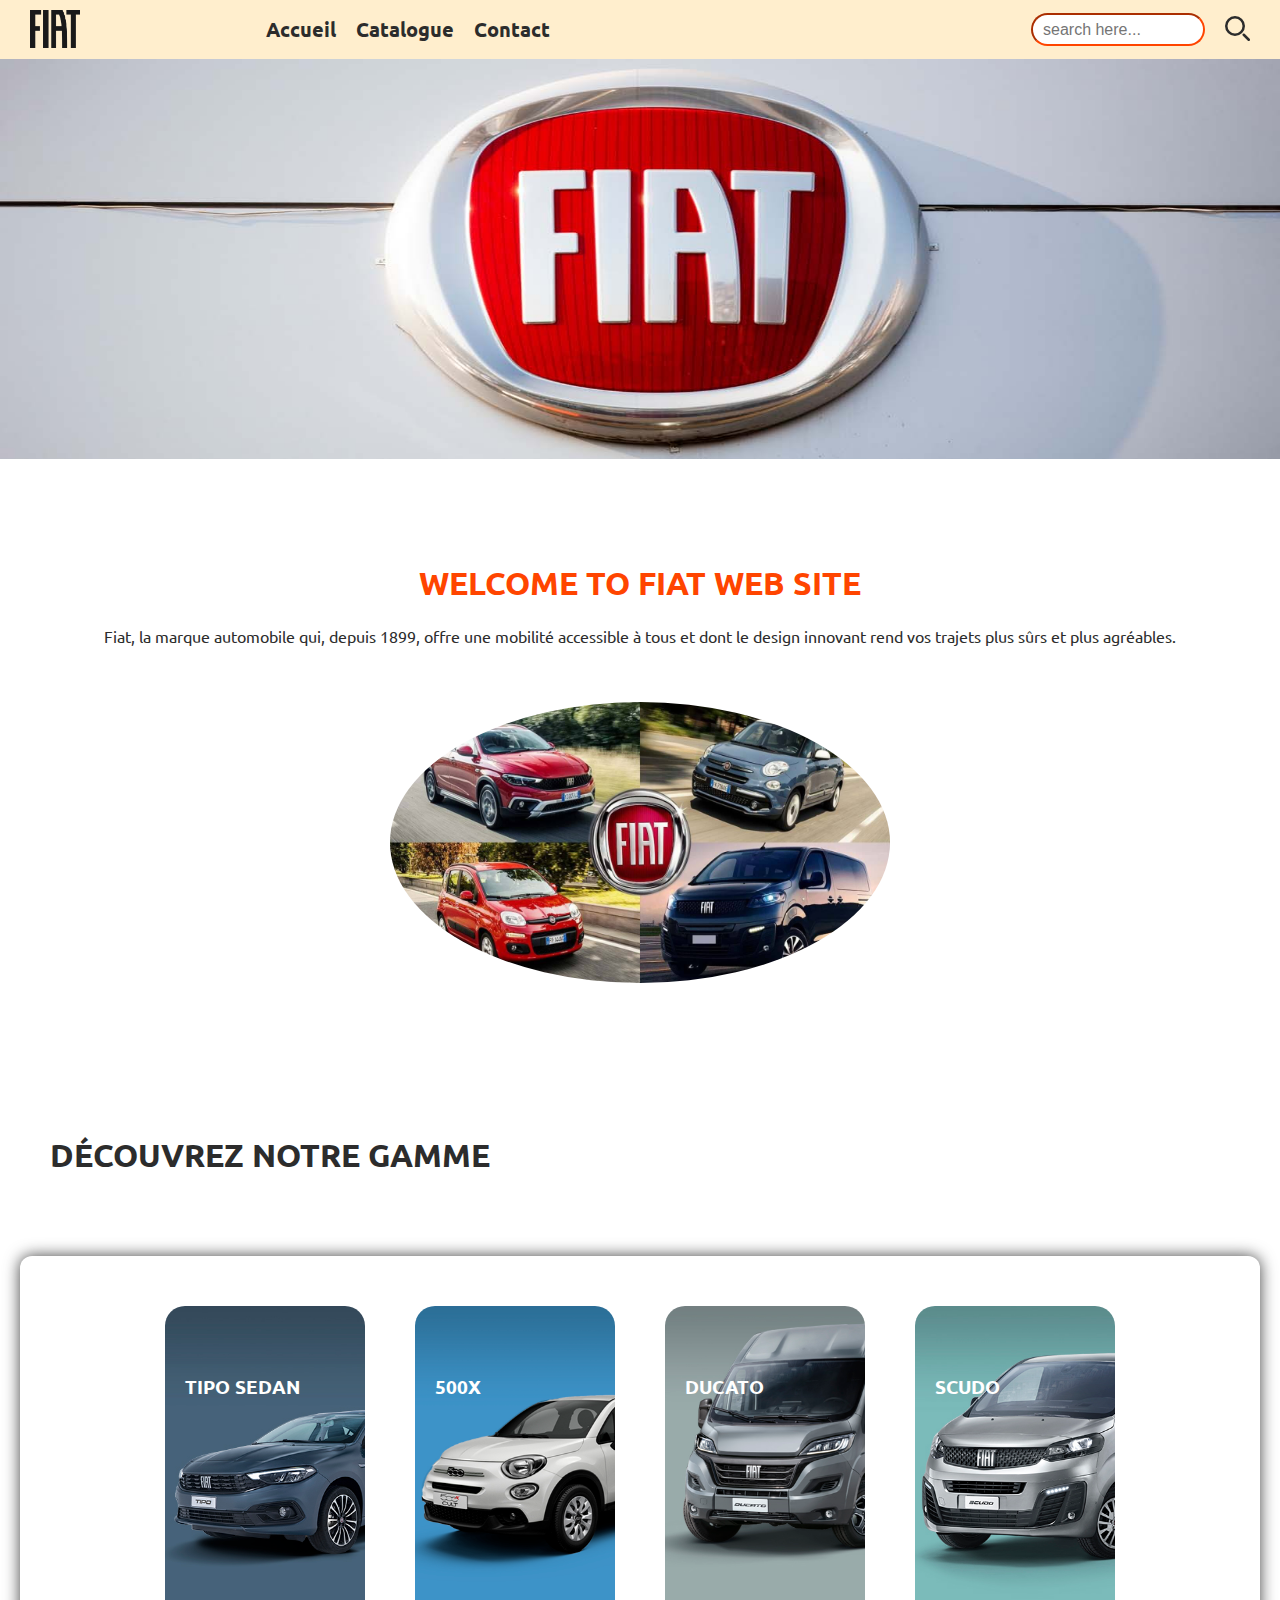
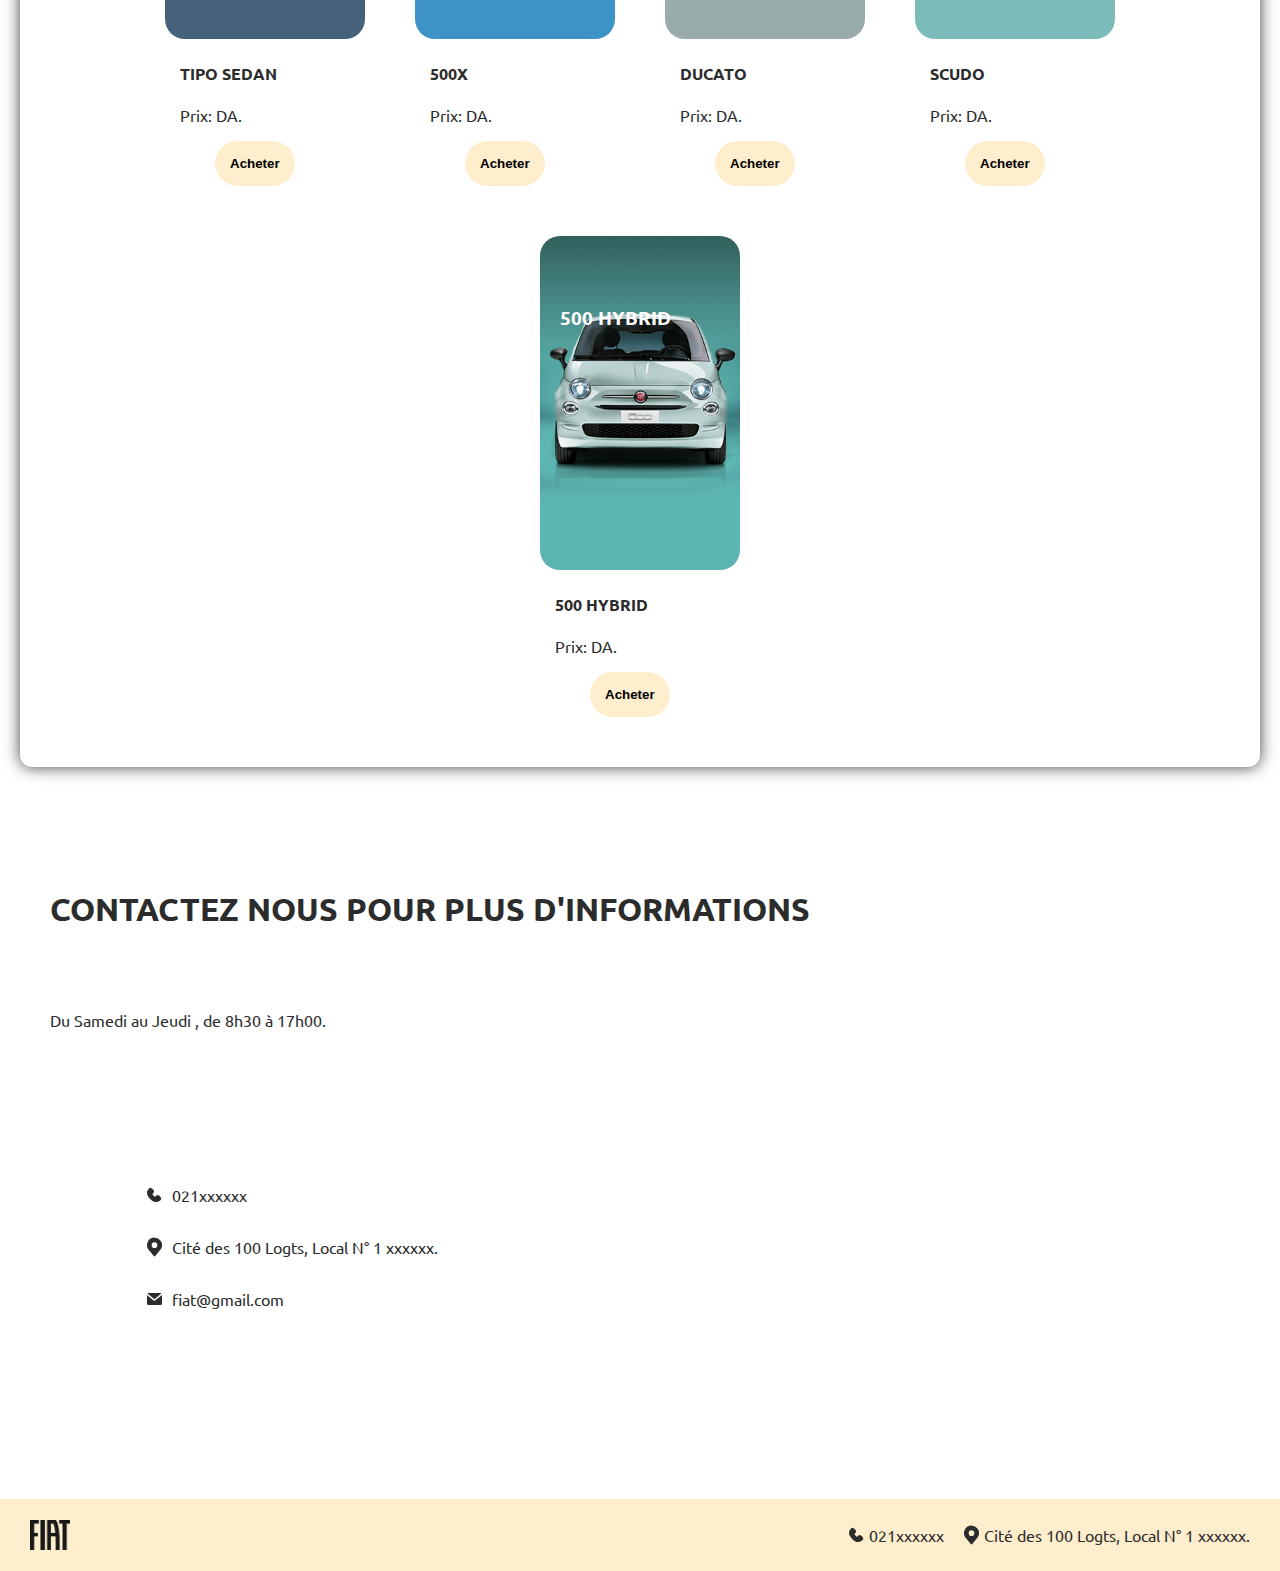
<file: index.html>
<!DOCTYPE html>
<html lang="en">

<head>
    <meta charset="UTF-8">
    <meta name="viewport" content="width=device-width, initial-scale=1.0">
    <title>Fiat</title>
    <link rel="stylesheet" href="style.css">
    <link rel="preconnect" href="https://fonts.googleapis.com">
    <link rel="preconnect" href="https://fonts.gstatic.com" crossorigin>
    <link href="https://fonts.googleapis.com/css2?family=Ubuntu&display=swap" rel="stylesheet">
</head>

<body>
    <nav>
        <img src="src/logo_fiat_nuovo_19_nero.png" class="logo" width="50px">

        <ul class="menu-bar">
            <button class="close-btn" onclick="showMenu()"><svg class=" w-6 h-6 text-gray-800 dark:text-white"
                    aria-hidden="true" xmlns="http://www.w3.org/2000/svg" fill="none" viewBox="0 0 14 14" width="24px">
                    <path stroke="currentColor" stroke-linecap="round" stroke-linejoin="round" stroke-width="2"
                        d="m1 1 6 6m0 0 6 6M7 7l6-6M7 7l-6 6" />
                </svg></button>
            <li><a href="index.html">Accueil</a></li>
            <li><a href="#catalogue">Catalogue</a></li>
            <li><a href="#contact">Contact</a></li>
        </ul>

        <div class="search">
            <input type="text" id="search" placeholder="search here...">
            <label for="search"><svg class="search-btn w-6 h-6 text-gray-800 dark:text-white" aria-hidden="true"
                    xmlns="http://www.w3.org/2000/svg" fill="none" viewBox="0 0 20 20">
                    <path stroke="currentColor" stroke-linecap="round" stroke-linejoin="round" stroke-width="2"
                        d="m19 19-4-4m0-7A7 7 0 1 1 1 8a7 7 0 0 1 14 0Z" />
                </svg></label>
            <button onclick="showMenu()" class="menu"><svg class="w-[18px] h-[18px] text-gray-800 dark:text-white "
                    aria-hidden="true" xmlns="http://www.w3.org/2000/svg" fill="none" viewBox="0 0 17 14" width="24px">
                    <path stroke="currentColor" stroke-linecap="round" stroke-linejoin="round" stroke-width="2"
                        d="M1 1h15M1 7h15M1 13h15" />
                </svg></button>
        </div>
    </nav>

    <section>
        <img src="src/Fiat-Logo-History-_-Cover-5-4-23.jpg" alt="" width="100%" height="400px">
    </section>
    <section class="intro">
        <div>
            <h1>WELCOME TO FIAT WEB SITE</h1>
            <P>Fiat, la marque automobile qui, depuis 1899, offre une mobilité accessible à tous et dont le design
                innovant rend vos trajets plus sûrs et plus agréables.</P>
        </div>
        <img src="src/Voici-les-modeles-et-les-prix-des-vehicules-Fiat-commercialises-en-Algerie.jpg" width="500px"
            alt="">
    </section>
    <section class="section1" id="catalogue">
        <h1>DÉCOUVREZ NOTRE GAMME</h1>
        <div class="catalogue">
            <div class="item"><img src="src/300x500.jpg" alt="">
                <h3>TIPO SEDAN</h3>
                <h4>TIPO SEDAN</h4>
                <p>Prix: DA.</p>
                <button><a href="comande.html">Acheter</a></button>
            </div>
            <div class="item"><img src="src/Suggested-for-you_HP_Background_500x-club.png" alt="">
                <h3>500X</h3>
                <h4>500X</h4>
                <p>Prix: DA.</p>
                <button><a href="">Acheter</a></button>
            </div>
            <div class="item"><img src="src/Suggested-for-you_HP_Background_Ducato (1).jpg" alt="">
                <h3>DUCATO</h3>
                <h4>DUCATO</h4>
                <p>Prix: DA.</p>
                <button><a href="">Acheter</a></button>
            </div>
            <div class="item"><img src="src/Suggested-for-you_HP_Background_Scudo.jpg" alt="">
                <h3>SCUDO</h3>
                <h4>SCUDO</h4>
                <p>Prix: DA.</p>
                <button><a href="">Acheter</a></button>
            </div>
            <div class="item"><img src="src/500.png" alt="">
                <h3>500 HYBRID</h3>
                <h4>500 HYBRID</h4>
                <p>Prix: DA.</p>
                <button><a href="">Acheter</a></button>
            </div>

        </div>
    </section>
    <section class="contact" id="contact">
        <h1>CONTACTEZ NOUS POUR PLUS D'INFORMATIONS</h1>
    <p>Du Samedi au Jeudi , de 8h30 à 17h00.</p>
        <div class="contact-info">
            <div class="cnt">
                <div><svg class="w-6 h-6 text-gray-800 dark:text-white" aria-hidden="true"
                        xmlns="http://www.w3.org/2000/svg" fill="currentColor" viewBox="0 0 19 18" width="15px">
                        <path
                            d="M18 13.446a3.02 3.02 0 0 0-.946-1.985l-1.4-1.4a3.054 3.054 0 0 0-4.218 0l-.7.7a.983.983 0 0 1-1.39 0l-2.1-2.1a.983.983 0 0 1 0-1.389l.7-.7a2.98 2.98 0 0 0 0-4.217l-1.4-1.4a2.824 2.824 0 0 0-4.218 0c-3.619 3.619-3 8.229 1.752 12.979C6.785 16.639 9.45 18 11.912 18a7.175 7.175 0 0 0 5.139-2.325A2.9 2.9 0 0 0 18 13.446Z" />
                    </svg>
                    <p>021xxxxxx</p>
                </div>
                <div><svg class="w-6 h-6 text-gray-800 dark:text-white" aria-hidden="true"
                        xmlns="http://www.w3.org/2000/svg" fill="currentColor" viewBox="0 0 16 20" width="15px">
                        <path
                            d="M8 0a7.992 7.992 0 0 0-6.583 12.535 1 1 0 0 0 .12.183l.12.146c.112.145.227.285.326.4l5.245 6.374a1 1 0 0 0 1.545-.003l5.092-6.205c.206-.222.4-.455.578-.7l.127-.155a.934.934 0 0 0 .122-.192A8.001 8.001 0 0 0 8 0Zm0 11a3 3 0 1 1 0-6 3 3 0 0 1 0 6Z" />
                    </svg>
                    <p>Cité des 100 Logts, Local N° 1 xxxxxx.</p>
                </div>
                <div><svg class="w-6 h-6 text-gray-800 dark:text-white" aria-hidden="true"
                        xmlns="http://www.w3.org/2000/svg" fill="currentColor" viewBox="0 0 20 16" width="15px">
                        <path
                            d="m10.036 8.278 9.258-7.79A1.979 1.979 0 0 0 18 0H2A1.987 1.987 0 0 0 .641.541l9.395 7.737Z" />
                        <path
                            d="M11.241 9.817c-.36.275-.801.425-1.255.427-.428 0-.845-.138-1.187-.395L0 2.6V14a2 2 0 0 0 2 2h16a2 2 0 0 0 2-2V2.5l-8.759 7.317Z" />
                    </svg>
                    <p>fiat@gmail.com</p>
                </div>

            </div>
            <div class="map">
                <iframe
                    src="https://www.google.com/maps/embed?pb=!1m18!1m12!1m3!1d51207.425745760185!2d3.052630078860282!3d36.66334070439504!2m3!1f0!2f0!3f0!3m2!1i1024!2i768!4f13.1!3m3!1m2!1s0x128fab27566a6fe3%3A0x45ee6195d67413a!2sFIAT%20EL%20DJAZA%C3%8FR%20SPA!5e0!3m2!1sfr!2sdz!4v1701606027724!5m2!1sfr!2sdz"
                    width="500" height="400" style="border:0;" allowfullscreen="" loading="lazy"
                    referrerpolicy="no-referrer-when-downgrade"></iframe>
            </div>
        </div>
    </section>
    <footer>
        <img src="src/logo_fiat_nuovo_19_nero.png" width="40px">
        <div class="info">
            <div>
                <svg class="w-6 h-6 text-gray-800 dark:text-white" aria-hidden="true" xmlns="http://www.w3.org/2000/svg"
                    fill="currentColor" viewBox="0 0 19 18" width="15px">
                    <path
                        d="M18 13.446a3.02 3.02 0 0 0-.946-1.985l-1.4-1.4a3.054 3.054 0 0 0-4.218 0l-.7.7a.983.983 0 0 1-1.39 0l-2.1-2.1a.983.983 0 0 1 0-1.389l.7-.7a2.98 2.98 0 0 0 0-4.217l-1.4-1.4a2.824 2.824 0 0 0-4.218 0c-3.619 3.619-3 8.229 1.752 12.979C6.785 16.639 9.45 18 11.912 18a7.175 7.175 0 0 0 5.139-2.325A2.9 2.9 0 0 0 18 13.446Z" />
                </svg>
                <p>021xxxxxx</p>
            </div>
            <div>
                <svg class="w-6 h-6 text-gray-800 dark:text-white" aria-hidden="true" xmlns="http://www.w3.org/2000/svg"
                    fill="currentColor" viewBox="0 0 16 20" width="15px">
                    <path
                        d="M8 0a7.992 7.992 0 0 0-6.583 12.535 1 1 0 0 0 .12.183l.12.146c.112.145.227.285.326.4l5.245 6.374a1 1 0 0 0 1.545-.003l5.092-6.205c.206-.222.4-.455.578-.7l.127-.155a.934.934 0 0 0 .122-.192A8.001 8.001 0 0 0 8 0Zm0 11a3 3 0 1 1 0-6 3 3 0 0 1 0 6Z" />
                </svg>
                <p>Cité des 100 Logts, Local N° 1 xxxxxx.</p>
            </div>
        </div>
    </footer>
    <script src="script.js"></script>
</body>

</html>
</file>
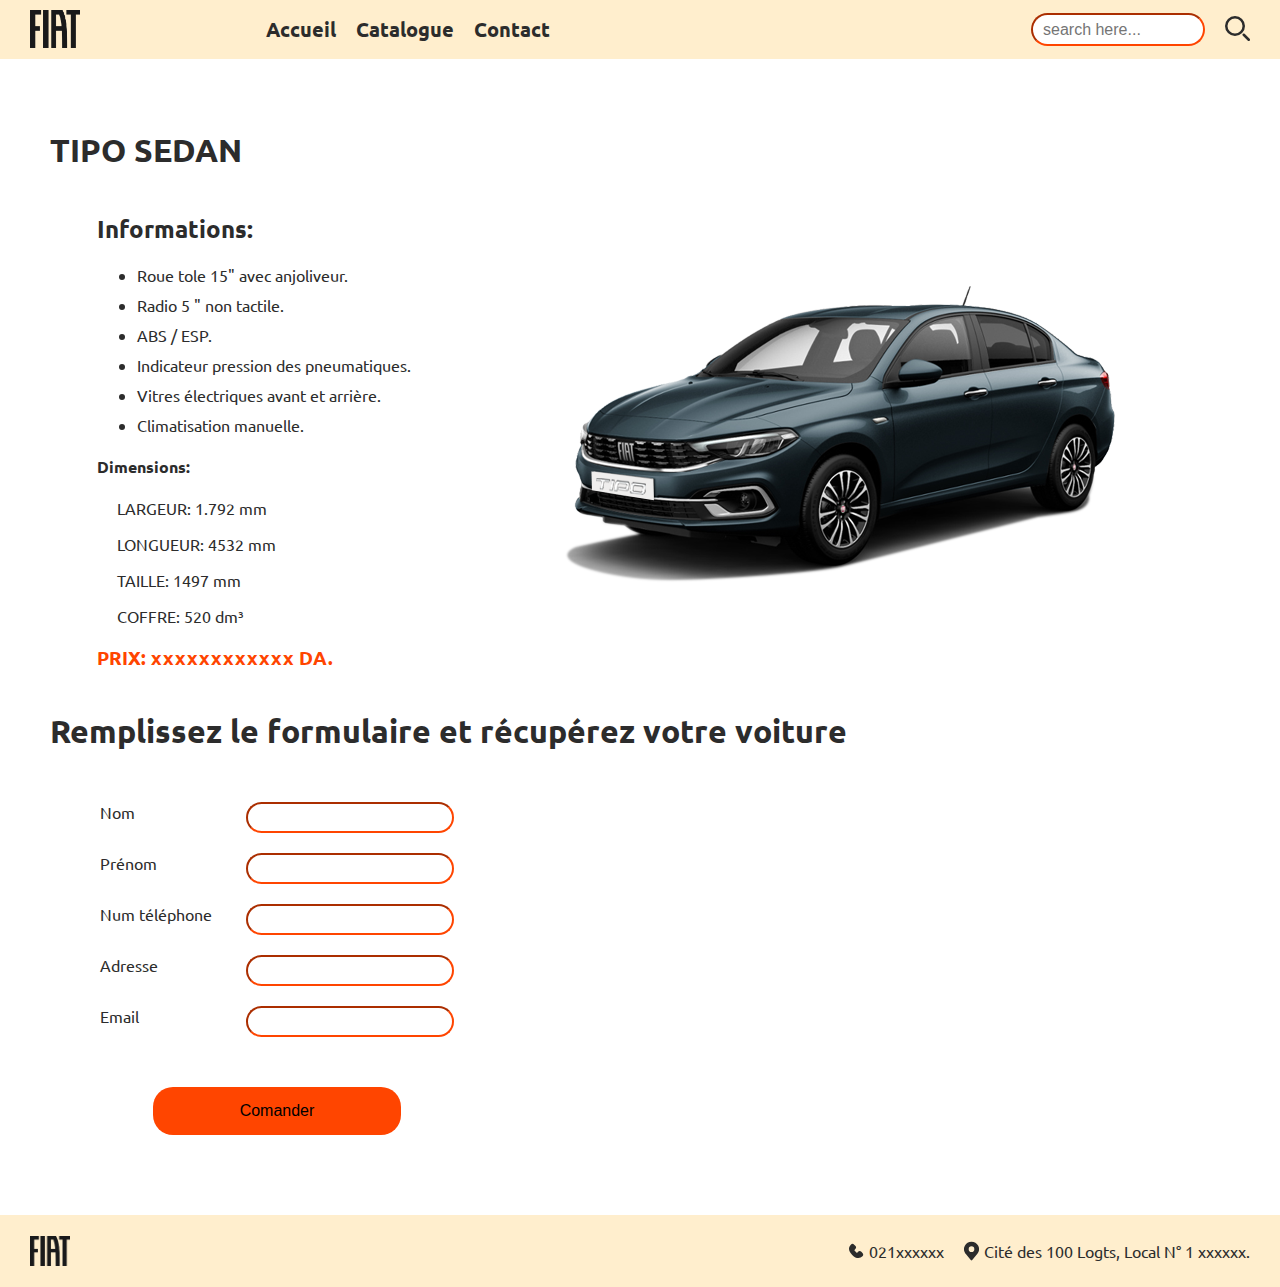
<file: comande.html>
<!DOCTYPE html>
<html lang="en">

<head>
    <meta charset="UTF-8">
    <meta name="viewport" content="width=device-width, initial-scale=1.0">
    <title>FIAT</title>
    <link rel="stylesheet" href="comand-style.css">
    <link rel="preconnect" href="https://fonts.googleapis.com">
    <link rel="preconnect" href="https://fonts.gstatic.com" crossorigin>
    <link href="https://fonts.googleapis.com/css2?family=Ubuntu&display=swap" rel="stylesheet">
</head>

<body>
    <nav>
        <img src="src/logo_fiat_nuovo_19_nero.png" class="logo" width="50px">

        <ul class="menu-bar">
            <button class="close-btn" onclick="showMenu()"><svg class=" w-6 h-6 text-gray-800 dark:text-white"
                    aria-hidden="true" xmlns="http://www.w3.org/2000/svg" fill="none" viewBox="0 0 14 14" width="24px">
                    <path stroke="currentColor" stroke-linecap="round" stroke-linejoin="round" stroke-width="2"
                        d="m1 1 6 6m0 0 6 6M7 7l6-6M7 7l-6 6" />
                </svg></button>
            <li><a href="index.html">Accueil</a></li>
            <li><a href="#catalogue">Catalogue</a></li>
            <li><a href="#contact">Contact</a></li>
        </ul>

        <div class="search">
            <input type="text" id="search" placeholder="search here...">
            <label for="search"><svg class="search-btn w-6 h-6 text-gray-800 dark:text-white" aria-hidden="true"
                    xmlns="http://www.w3.org/2000/svg" fill="none" viewBox="0 0 20 20">
                    <path stroke="currentColor" stroke-linecap="round" stroke-linejoin="round" stroke-width="2"
                        d="m19 19-4-4m0-7A7 7 0 1 1 1 8a7 7 0 0 1 14 0Z" />
                </svg></label>
            <button onclick="showMenu()" class="menu"><svg class="w-[18px] h-[18px] text-gray-800 dark:text-white "
                    aria-hidden="true" xmlns="http://www.w3.org/2000/svg" fill="none" viewBox="0 0 17 14" width="24px">
                    <path stroke="currentColor" stroke-linecap="round" stroke-linejoin="round" stroke-width="2"
                        d="M1 1h15M1 7h15M1 13h15" />
                </svg></button>
        </div>
    </nav>

    <section>
        <h1>TIPO SEDAN</h1>
        <div class="item">
            <div >
                <h2>Informations:</h2>
                <ul class="details">
                    <li>Roue tole 15" avec anjoliveur.</li>
                    <li> Radio 5 " non tactile​.</li>
                    <li>ABS / ESP​.</li>
                    <li> Indicateur pression des pneumatiques​.</li>
                    <li>Vitres électriques avant et arrière.</li>
                    <li>Climatisation manuelle.</li>
                </ul>
                <h4>Dimensions:</h4>
                <p>LARGEUR: 1.792 mm​</p>
                <p>LONGUEUR: 4532 mm​</p>
                <p>TAILLE: 1497 mm​</p>
                <p>COFFRE: 520 dm³</p>
                <h3>PRIX: xxxxxxxxxxxx DA.</h3>
            </div>
            <img src="src/Tipo-Sedan-blu-680x430px-(1).png" alt="">
        </div>
        <h1>Remplissez le formulaire et récupérez votre voiture </h1>
        <form action="">
            <div><label for="nom">Nom</label> <input type="text"></div>
            <div><label for="prenom">Prénom</label> <input type="text"></div>
            <div><label for="tele">Num téléphone</label> <input type="text"></div>
            <div><label for="adresse">Adresse</label> <input type="text"></div>
            <div><label for="email">Email</label> <input type="email"></div>
            <button>Comander</button>
        </form>
       

    </section>

    <footer>
        <img src="src/logo_fiat_nuovo_19_nero.png" width="40px">
        <div class="info">
            <div>
                <svg class="w-6 h-6 text-gray-800 dark:text-white" aria-hidden="true" xmlns="http://www.w3.org/2000/svg"
                    fill="currentColor" viewBox="0 0 19 18" width="15px">
                    <path
                        d="M18 13.446a3.02 3.02 0 0 0-.946-1.985l-1.4-1.4a3.054 3.054 0 0 0-4.218 0l-.7.7a.983.983 0 0 1-1.39 0l-2.1-2.1a.983.983 0 0 1 0-1.389l.7-.7a2.98 2.98 0 0 0 0-4.217l-1.4-1.4a2.824 2.824 0 0 0-4.218 0c-3.619 3.619-3 8.229 1.752 12.979C6.785 16.639 9.45 18 11.912 18a7.175 7.175 0 0 0 5.139-2.325A2.9 2.9 0 0 0 18 13.446Z" />
                </svg>
                <p>021xxxxxx</p>
            </div>
            <div>
                <svg class="w-6 h-6 text-gray-800 dark:text-white" aria-hidden="true" xmlns="http://www.w3.org/2000/svg"
                    fill="currentColor" viewBox="0 0 16 20" width="15px">
                    <path
                        d="M8 0a7.992 7.992 0 0 0-6.583 12.535 1 1 0 0 0 .12.183l.12.146c.112.145.227.285.326.4l5.245 6.374a1 1 0 0 0 1.545-.003l5.092-6.205c.206-.222.4-.455.578-.7l.127-.155a.934.934 0 0 0 .122-.192A8.001 8.001 0 0 0 8 0Zm0 11a3 3 0 1 1 0-6 3 3 0 0 1 0 6Z" />
                </svg>
                <p>Cité des 100 Logts, Local N° 1 xxxxxx.</p>
            </div>
        </div>
    </footer>
    <script src="script.js"></script>
</body>

</html>
</file>
<file: style.css>
body {
  margin: 0;
  font-family: "Ubuntu", sans-serif;
  color: rgb(44, 44, 44);
}

nav {
  background-color: rgba(255, 168, 6, 0.199);
  display: grid;
  grid-template-columns: 0.1fr 1fr 1fr;
}
nav .logo {
  padding: 10px 10px 10px 30px;
  cursor: pointer;
}
nav ul {
  display: flex;
  flex-wrap: wrap;
  justify-content: center;
  align-items: center;
  list-style: none;
  gap: 20px;
}
nav ul li {
  font-size: 20px;
  font-weight: 600;
}
nav ul li a {
  text-decoration: none;
  color: rgb(44, 44, 44);
  transition: 300ms;
}
nav ul li a:hover {
  color: orangered;
}
nav ul .close-btn {
  display: none;
}
nav .search {
  padding-right: 30px;
  display: flex;
  justify-content: flex-end;
  align-items: center;
  gap: 20px;
}
nav .search .search-btn {
  width: 25px;
  cursor: pointer;
}
nav .search input {
  height: 25px;
  width: 150px;
  border-radius: 50px;
  border-color: orangered;
  color: orangered;
  font-size: 16px;
  font-weight: 500;
  padding: 2px 10px;
}
nav .search .menu {
  background-color: transparent;
  border: none;
  display: none;
}

body.show ul {
  display: flex;
  flex-direction: column;
  padding: 100px;
  margin: auto;
  justify-content: center;
  align-items: center;
  position: absolute;
  top: 0;
  right: 0;
  left: 0;
  overflow: auto;
  width: auto;
  background-color: rgb(252, 174, 79);
}
body.show ul .close-btn {
  display: block;
  background-color: transparent;
  border: none;
  cursor: pointer;
}

.intro {
  display: flex;
  justify-content: space-around;
  align-items: center;
  flex-wrap: wrap;
  padding: 80px;
  gap: 40px;
  text-align: center;
}
.intro h1 {
  color: orangered;
}
.intro img {
  border-radius: 50%;
}

.section1 {
  padding: 50px 20px;
}
.section1 h1 {
  padding-left: 30px;
  margin-bottom: 80px;
}
.section1 .catalogue {
  box-shadow: 0px 0px 16px 0px rgba(0, 0, 0, 0.75);
  padding: 50px;
  border-radius: 12px;
  display: flex;
  gap: 50px;
  overflow-x: auto;
  white-space: nowrap;
  justify-content: center;
  flex-wrap: wrap;
}
.section1 .catalogue .item {
  position: relative;
}
.section1 .catalogue .item img {
  width: 200px;
  border-radius: 20px;
}
.section1 .catalogue .item h3 {
  color: #fff;
  position: absolute;
  top: 50px;
  left: 20px;
}
.section1 .catalogue .item p,
.section1 .catalogue .item h4 {
  margin-left: 15px;
}
.section1 .catalogue .item button {
  margin-left: 25%;
  background-color: rgba(255, 168, 6, 0.199);
  padding: 15px;
  border-radius: 50px;
  border: none;
  cursor: pointer;
  transition: 300ms;
}
.section1 .catalogue .item button a {
  color: black;
  text-decoration: none;
  font-weight: 900;
}
.section1 .catalogue .item button:hover {
  transform: scale(1.1);
}
.section1 .catalogue .item button:hover a {
  color: orangered;
}
.section1 .catalogue::-webkit-scrollbar {
  width: 0;
}

.contact {
  padding: 50px;
}
.contact h1 {
  margin-bottom: 80px;
}
.contact .contact-info {
  display: flex;
  flex-wrap: wrap;
  justify-content: space-around;
}
.contact .contact-info .cnt {
  display: flex;
  flex-direction: column;
  justify-content: center;
}
.contact .contact-info .cnt div {
  display: flex;
  gap: 10px;
}

footer {
  background-color: rgba(255, 168, 6, 0.199);
  display: flex;
  justify-content: space-between;
  align-items: center;
  padding: 10px 30px;
}
footer .info {
  display: flex;
  justify-content: flex-end;
  gap: 20px;
}
footer .info div {
  display: flex;
  gap: 5px;
}

@media (max-width: 768px) {
  nav {
    display: flex;
    justify-content: space-between;
  }
  nav ul {
    display: none;
  }
  nav .search .menu {
    display: block;
    cursor: pointer;
  }
  footer .info {
    flex-direction: column;
    gap: 0px;
  }
  footer .info svg {
    width: 10px;
  }
  footer .info p {
    font-size: 10px;
  }
}/*# sourceMappingURL=style.css.map */
</file>
<file: comand-style.css>
body {
  margin: 0;
  font-family: "Ubuntu", sans-serif;
  color: rgb(44, 44, 44);
}

nav {
  background-color: rgba(255, 168, 6, 0.199);
  display: grid;
  grid-template-columns: 0.1fr 1fr 1fr;
}
nav .logo {
  padding: 10px 10px 10px 30px;
  cursor: pointer;
}
nav ul {
  display: flex;
  flex-wrap: wrap;
  justify-content: center;
  align-items: center;
  list-style: none;
  gap: 20px;
}
nav ul li {
  font-size: 20px;
  font-weight: 600;
}
nav ul li a {
  text-decoration: none;
  color: rgb(44, 44, 44);
  transition: 300ms;
}
nav ul li a:hover {
  color: orangered;
}
nav ul .close-btn {
  display: none;
}
nav .search {
  padding-right: 30px;
  display: flex;
  justify-content: flex-end;
  align-items: center;
  gap: 20px;
}
nav .search .search-btn {
  width: 25px;
  cursor: pointer;
}
nav .search input {
  height: 25px;
  width: 150px;
  border-radius: 50px;
  border-color: orangered;
  color: orangered;
  font-size: 16px;
  font-weight: 500;
  padding: 2px 10px;
}
nav .search .menu {
  background-color: transparent;
  border: none;
  display: none;
}

body.show .menu-bar {
  display: flex;
  flex-direction: column;
  padding: 100px;
  margin: auto;
  justify-content: center;
  align-items: center;
  position: absolute;
  top: 0;
  right: 0;
  left: 0;
  overflow: auto;
  width: auto;
  background-color: rgb(252, 174, 79);
}
body.show .menu-bar .close-btn {
  display: block;
  background-color: transparent;
  border: none;
  cursor: pointer;
}

section {
  padding: 50px;
}
section .item {
  display: flex;
  flex-wrap: wrap;
  justify-content: space-around;
  align-items: center;
}
section .item .details li {
  margin-bottom: 10px;
}
section .item p {
  margin-left: 20px;
}
section .item h3 {
  color: orangered;
}
section form {
  margin-top: 50px;
  margin-left: 50px;
  display: flex;
  flex-direction: column;
  gap: 20px;
  width: 30%;
}
section form div {
  display: flex;
  justify-content: space-between;
}
section form div input {
  color: rgb(44, 44, 44);
  border-color: orangered;
  border-radius: 50px;
  height: 25px;
  width: 200px;
}
section button {
  cursor: pointer;
  margin: 30px 15%;
  font-size: 16px;
  padding: 15px;
  border-radius: 20px;
  background-color: orangered;
  border: none;
  transition: 300ms;
}
section button:hover {
  transform: scale(1.05);
}

footer {
  background-color: rgba(255, 168, 6, 0.199);
  display: flex;
  justify-content: space-between;
  align-items: center;
  padding: 10px 30px;
}
footer .info {
  display: flex;
  justify-content: flex-end;
  gap: 20px;
}
footer .info div {
  display: flex;
  gap: 5px;
}

@media (max-width: 768px) {
  nav {
    display: flex;
    justify-content: space-between;
  }
  nav ul {
    display: none;
  }
  nav .search .menu {
    display: block;
    cursor: pointer;
  }
  .item img {
    width: 400px;
  }
  form {
    width: 90%;
    margin: auto;
  }
  footer .info {
    flex-direction: column;
    gap: 0px;
  }
  footer .info svg {
    width: 10px;
  }
  footer .info p {
    font-size: 10px;
  }
}/*# sourceMappingURL=comand-style.css.map */
</file>
